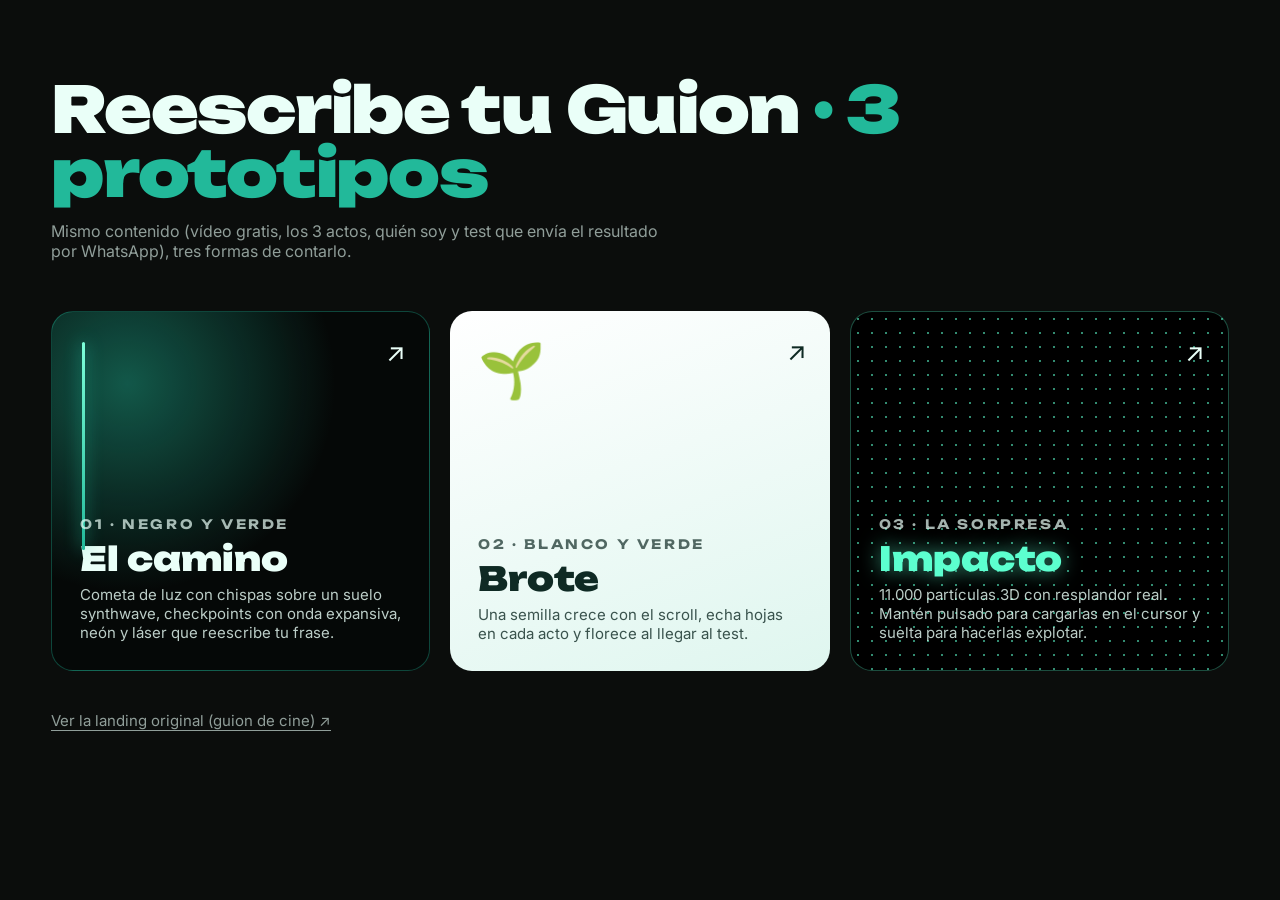
<file: index.html>
<!doctype html>
<html lang="es">
<head>
<meta charset="utf-8">
<meta name="viewport" content="width=device-width, initial-scale=1">
<title>Reescribe tu Guion · Prototipos</title>
<meta name="description" content="Tres prototipos de landing para Reescribe tu Guion (M.V.P).">
<link rel="preconnect" href="https://fonts.googleapis.com">
<link rel="preconnect" href="https://fonts.gstatic.com" crossorigin>
<link href="https://fonts.googleapis.com/css2?family=Unbounded:wght@400;900&family=Inter:wght@400;500&display=swap" rel="stylesheet">
<style>
  *{box-sizing:border-box;margin:0;padding:0}
  body{background:#0b0d0c;color:#eafff8;font-family:Inter,system-ui,sans-serif;min-height:100vh;padding:clamp(40px,6vw,80px) clamp(16px,4vw,60px)}
  a{color:inherit;text-decoration:none}
  h1{font-family:Unbounded,sans-serif;font-weight:900;font-size:clamp(34px,5vw,64px);line-height:1;letter-spacing:-.02em}
  h1 span{color:#22b99a}
  .sub{color:rgba(234,255,248,.6);margin:16px 0 50px;max-width:620px}
  .grid{display:grid;grid-template-columns:repeat(3,1fr);gap:20px}
  .card{position:relative;border-radius:22px;padding:28px;min-height:360px;display:flex;flex-direction:column;justify-content:flex-end;gap:10px;overflow:hidden;transition:transform .5s cubic-bezier(.34,1.56,.64,1)}
  .card:hover{transform:translateY(-8px) rotate(-1deg)}
  .card b{font-family:Unbounded,sans-serif;font-size:13px;letter-spacing:.2em;text-transform:uppercase;opacity:.7}
  .card h2{font-family:Unbounded,sans-serif;font-weight:900;font-size:clamp(26px,2.6vw,38px);line-height:1}
  .card p{font-size:15px;opacity:.8}
  .card i{position:absolute;top:24px;right:24px;font-style:normal;font-size:26px;transition:transform .4s}
  .card:hover i{transform:translate(4px,-4px)}
  .c1{background:radial-gradient(circle at 20% 20%,rgba(34,185,154,.45),transparent 50%),#050807;border:1px solid rgba(34,185,154,.35)}
  .c1::before{content:"";position:absolute;left:30px;top:30px;bottom:120px;width:3px;background:linear-gradient(#7dffd9,#22b99a);box-shadow:0 0 16px #22b99a;border-radius:3px}
  .c2{background:linear-gradient(160deg,#ffffff,#dff6ef);color:#0f2a24}
  .c2::before{content:"🌱";position:absolute;left:28px;top:26px;font-size:54px}
  .c3{background:#000;border:1px solid rgba(92,255,207,.3);background-image:radial-gradient(rgba(92,255,207,.55) 1px,transparent 1.5px);background-size:14px 14px}
  .c3 h2{color:#5cffcf;text-shadow:0 0 20px rgba(92,255,207,.6)}
  .orig{display:inline-block;margin-top:40px;color:rgba(234,255,248,.6);border-bottom:1px solid currentColor;font-size:15px}
  @media (max-width:900px){.grid{grid-template-columns:1fr}.card{min-height:240px}}
</style>
</head>
<body>
  <h1>Reescribe tu Guion <span>· 3 prototipos</span></h1>
  <p class="sub">Mismo contenido (vídeo gratis, los 3 actos, quién soy y test que envía el resultado por WhatsApp), tres formas de contarlo.</p>
  <div class="grid">
    <a class="card c1" href="camino/"><i>↗</i><b>01 · Negro y verde</b><h2>El camino</h2><p>Cometa de luz con chispas sobre un suelo synthwave, checkpoints con onda expansiva, neón y láser que reescribe tu frase.</p></a>
    <a class="card c2" href="brote/"><i>↗</i><b>02 · Blanco y verde</b><h2>Brote</h2><p>Una semilla crece con el scroll, echa hojas en cada acto y florece al llegar al test.</p></a>
    <a class="card c3" href="impacto/"><i>↗</i><b>03 · La sorpresa</b><h2>Impacto</h2><p>11.000 partículas 3D con resplandor real. Mantén pulsado para cargarlas en el cursor y suelta para hacerlas explotar.</p></a>
  </div>
  <a class="orig" href="https://mariovalentinopavel.github.io/rtg-landing/">Ver la landing original (guion de cine) ↗</a>
</body>
</html>
</file>
